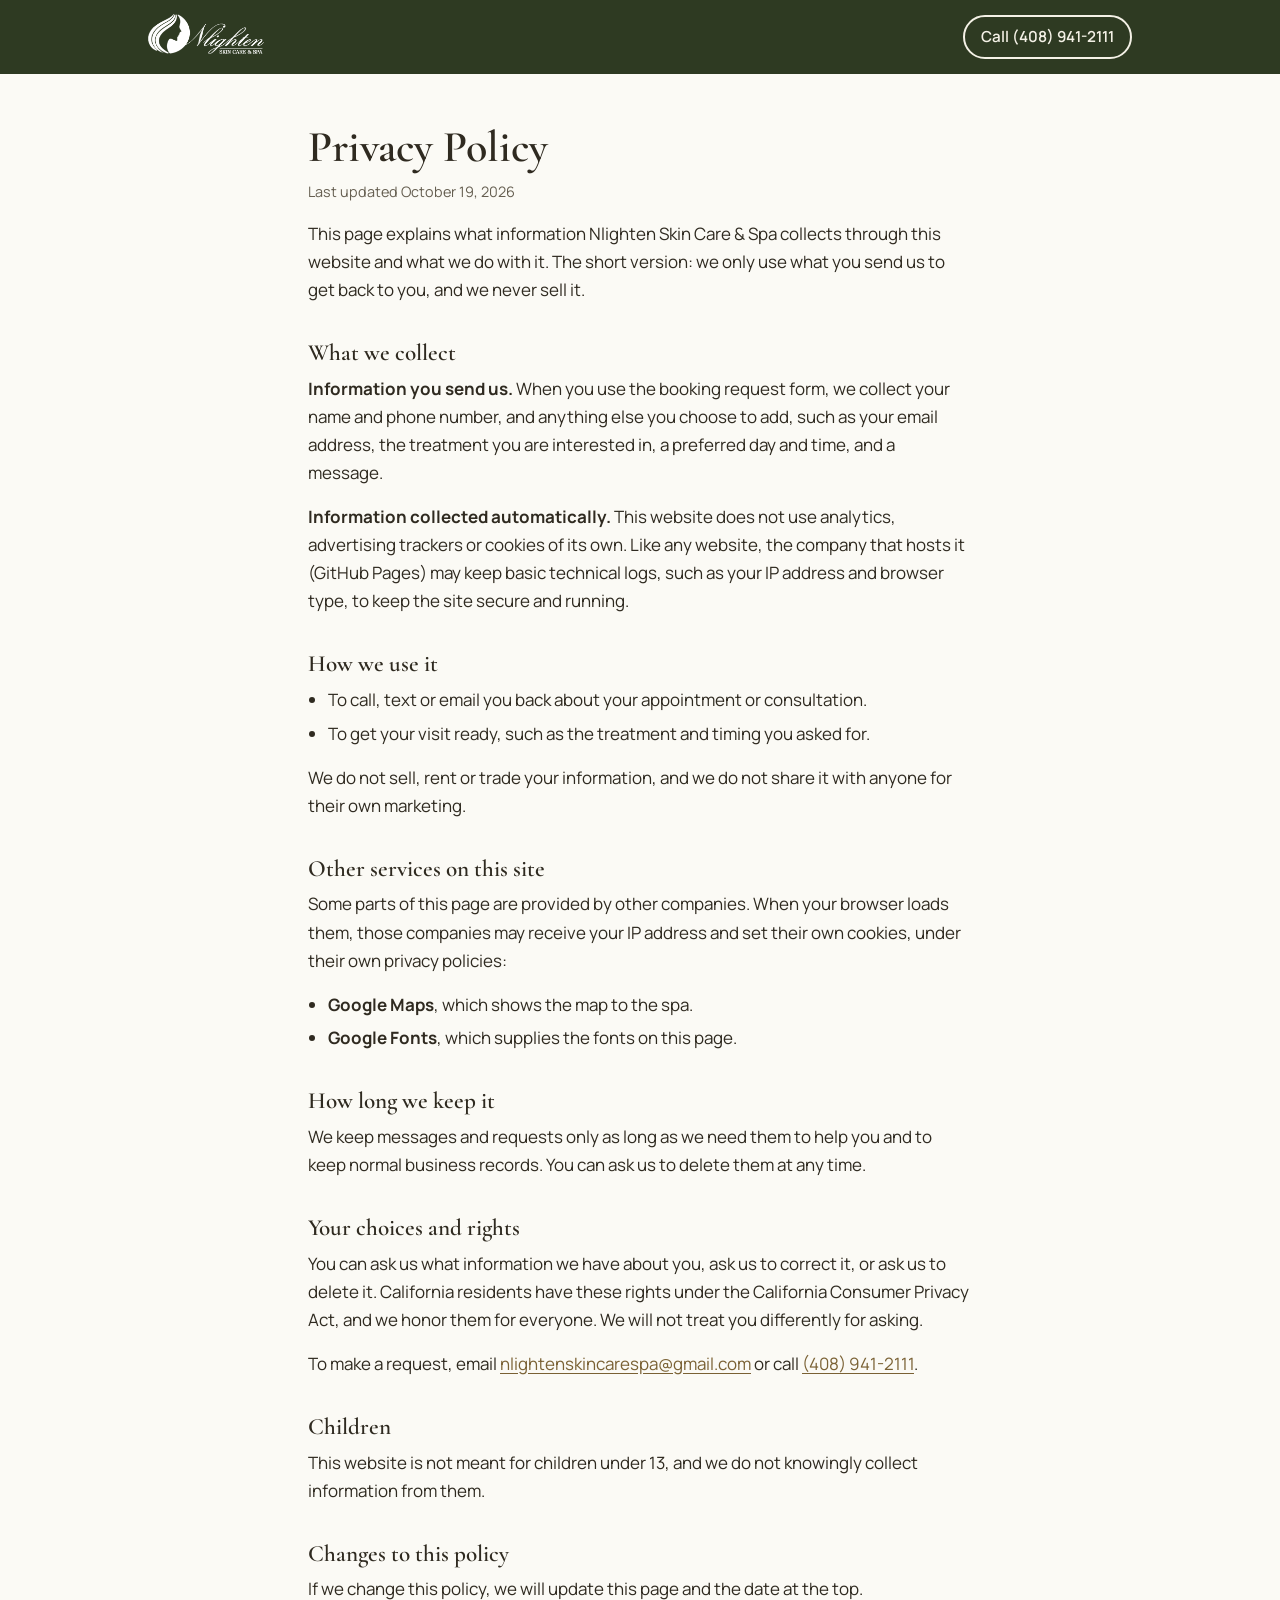
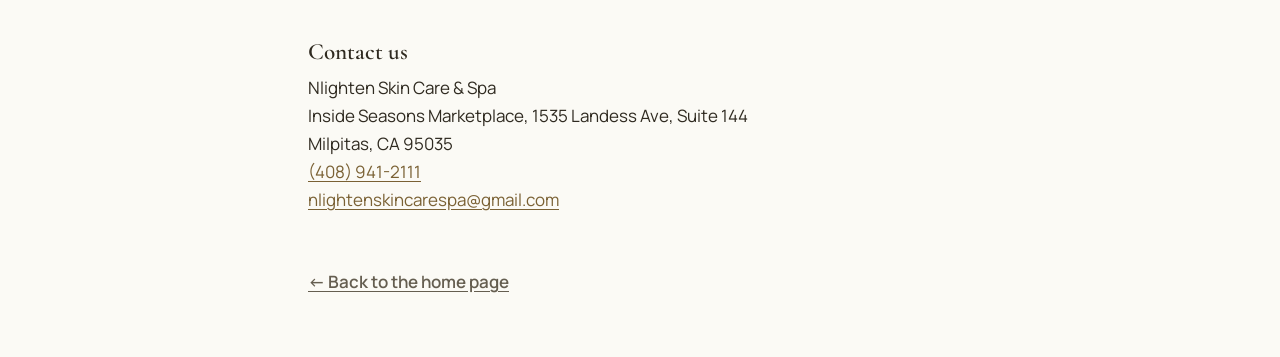
<file: privacy.html>
<!doctype html>
<html lang="en">
<head>
  <meta charset="utf-8">
  <meta name="viewport" content="width=device-width, initial-scale=1">
  <meta name="robots" content="noindex, nofollow">
  <title>Privacy Policy | Nlighten Skin Care &amp; Spa</title>
  <meta name="description" content="How Nlighten Skin Care &amp; Spa collects and uses information sent through this website.">
  <link rel="icon" href="favicon-32.png" sizes="32x32" type="image/png">
  <link rel="apple-touch-icon" href="apple-touch-icon.png">
  <link rel="preconnect" href="https://fonts.googleapis.com">
  <link rel="preconnect" href="https://fonts.gstatic.com" crossorigin>
  <link href="https://fonts.googleapis.com/css2?family=Cormorant+Garamond:wght@500;600&family=Manrope:wght@400;600&display=swap" rel="stylesheet">
  <style>
    *, *::before, *::after { box-sizing: border-box; }
    body { margin: 0; background: #FBFAF5; color: #2F2A20; font-family: "Manrope", system-ui, sans-serif; font-size: 1.0625rem; }
    a { color: #7A6134; text-underline-offset: 3px; }
    a:focus-visible { outline: 3px solid #7A6134; outline-offset: 3px; }
    .bar { background: #2E3A22; color: #F4F1E6; }
    .bar__inner { max-width: 64rem; margin: 0 auto; padding: .9rem 1.25rem; display: flex; align-items: center; justify-content: space-between; gap: 1rem; flex-wrap: wrap; }
    .bar a { color: inherit; text-decoration: none; }
    .bar .call { border: 2px solid currentColor; border-radius: 999px; padding: .55rem 1rem; font-weight: 600; font-size: .95rem; min-height: 44px; display: inline-flex; align-items: center; }
    h1, h2 { font-family: "Cormorant Garamond", Georgia, serif; font-weight: 600;  line-height: 1.15; }
    h1 { font-size: clamp(2rem, 6vw, 2.75rem); }
    h2 { font-size: 1.45rem; }
    .legal__date, .back { color: #655E50; }
    .legal { max-width: 44rem; margin: 0 auto; padding: 3rem 1.25rem 4rem; }
    .legal h1 { margin: 0 0 .5rem; }
    .legal h2 { margin: 2.25rem 0 .5rem; }
    .legal p, .legal li { line-height: 1.65; }
    .legal p, .legal ul { margin: 0 0 1rem; }
    .legal ul { padding-left: 1.25rem; }
    .legal li + li { margin-top: .35rem; }
    .legal__date { font-size: .9rem; }
    .back { display: inline-block; margin-top: 2.5rem; font-weight: 600; }
  </style>
</head>
<body>
  <header class="bar">
    <div class="bar__inner">
      <a href="./" aria-label="Nlighten Skin Care &amp; Spa, home"><img src="assets/img/logo.webp" width="160" height="55" alt="Nlighten Skin Care &amp; Spa" style="height:40px;width:auto;filter:brightness(0) invert(1)"></a>
      <a class="call" href="tel:+14089412111">Call (408) 941-2111</a>
    </div>
  </header>
  <main class="legal">
    <h1>Privacy Policy</h1>
<p class="legal__date">Last updated October 19, 2026</p>
<p>This page explains what information Nlighten Skin Care &amp; Spa collects through this website and what we do with it. The short version: we only use what you send us to get back to you, and we never sell it.</p>
<h2>What we collect</h2>
<p><strong>Information you send us.</strong> When you use the booking request form, we collect your name and phone number, and anything else you choose to add, such as your email address, the treatment you are interested in, a preferred day and time, and a message.</p>
<p><strong>Information collected automatically.</strong> This website does not use analytics, advertising trackers or cookies of its own. Like any website, the company that hosts it (GitHub Pages) may keep basic technical logs, such as your IP address and browser type, to keep the site secure and running.</p>
<h2>How we use it</h2>
<ul><li>To call, text or email you back about your appointment or consultation.</li><li>To get your visit ready, such as the treatment and timing you asked for.</li></ul>
<p>We do not sell, rent or trade your information, and we do not share it with anyone for their own marketing.</p>
<h2>Other services on this site</h2>
<p>Some parts of this page are provided by other companies. When your browser loads them, those companies may receive your IP address and set their own cookies, under their own privacy policies:</p>
<ul><li><strong>Google Maps</strong>, which shows the map to the spa.</li><li><strong>Google Fonts</strong>, which supplies the fonts on this page.</li></ul>
<h2>How long we keep it</h2>
<p>We keep messages and requests only as long as we need them to help you and to keep normal business records. You can ask us to delete them at any time.</p>
<h2>Your choices and rights</h2>
<p>You can ask us what information we have about you, ask us to correct it, or ask us to delete it. California residents have these rights under the California Consumer Privacy Act, and we honor them for everyone. We will not treat you differently for asking.</p>
<p>To make a request, email <a href="mailto:nlightenskincarespa@gmail.com">nlightenskincarespa@gmail.com</a> or call <a href="tel:+14089412111">(408) 941-2111</a>.</p>
<h2>Children</h2>
<p>This website is not meant for children under 13, and we do not knowingly collect information from them.</p>
<h2>Changes to this policy</h2>
<p>If we change this policy, we will update this page and the date at the top.</p>
<h2>Contact us</h2>
<p>Nlighten Skin Care &amp; Spa<br>Inside Seasons Marketplace, 1535 Landess Ave, Suite 144<br>Milpitas, CA 95035<br><a href="tel:+14089412111">(408) 941-2111</a><br><a href="mailto:nlightenskincarespa@gmail.com">nlightenskincarespa@gmail.com</a></p>
    <a class="back" href="./">&larr; Back to the home page</a>
  </main>
</body>
</html>
</file>
